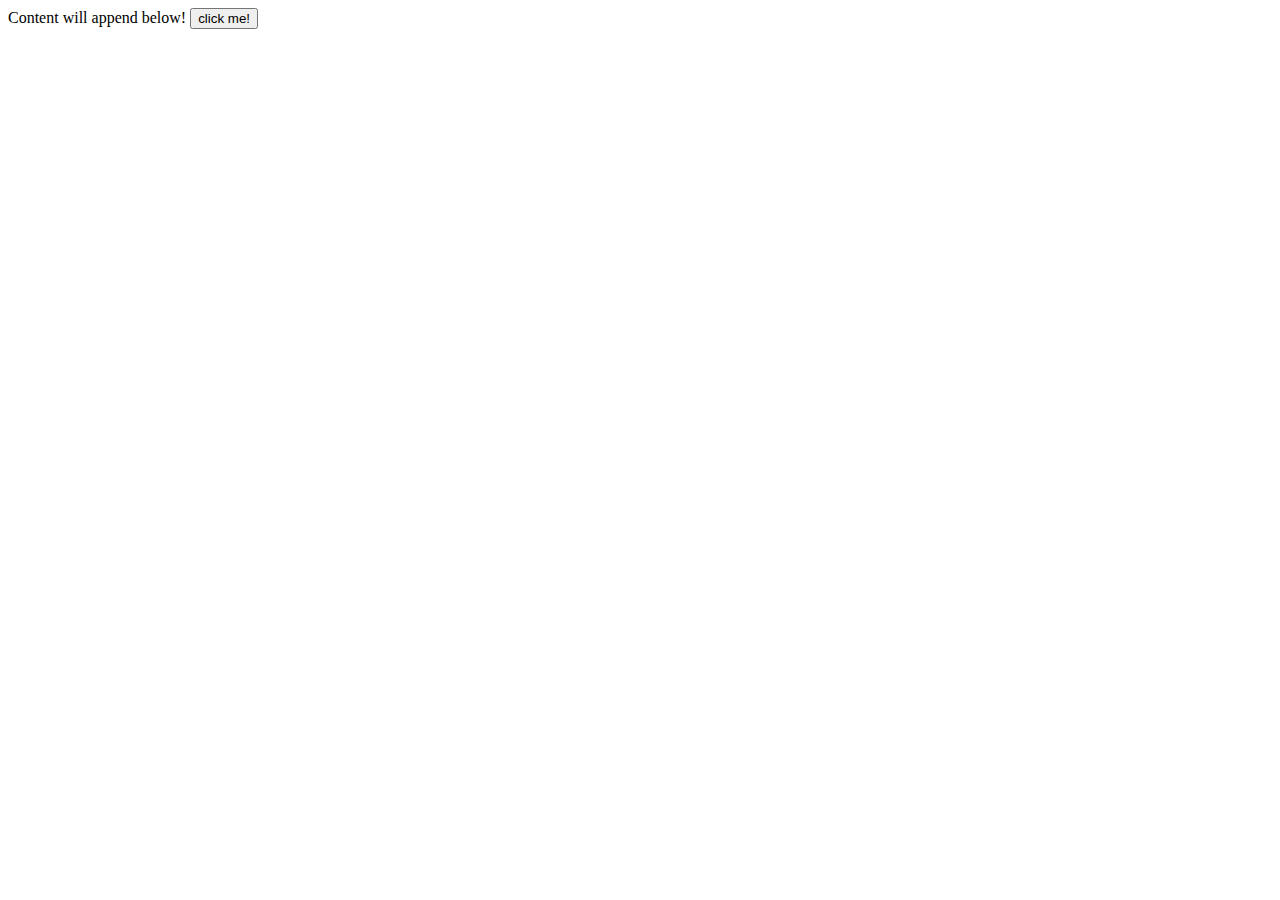
<file: loop in DOM/index.html>
<!DOCTYPE html>
<html lang="en">
<head>
    <meta charset="UTF-8">
    <meta name="viewport" content="width=device-width, initial-scale=1.0">
    <meta http-equiv="X-UA-Compatible" content="ie=edge">
    <title>Document</title>
    <link rel="stylesheet" href="style.css">
</head>
<body>
        <div id="test">
                Content will append below!
                <input type="button" value="click me!" onClick="myFunction();"/>
            </div>
    <script src="main.js"></script>
</body>
</html>
</file>
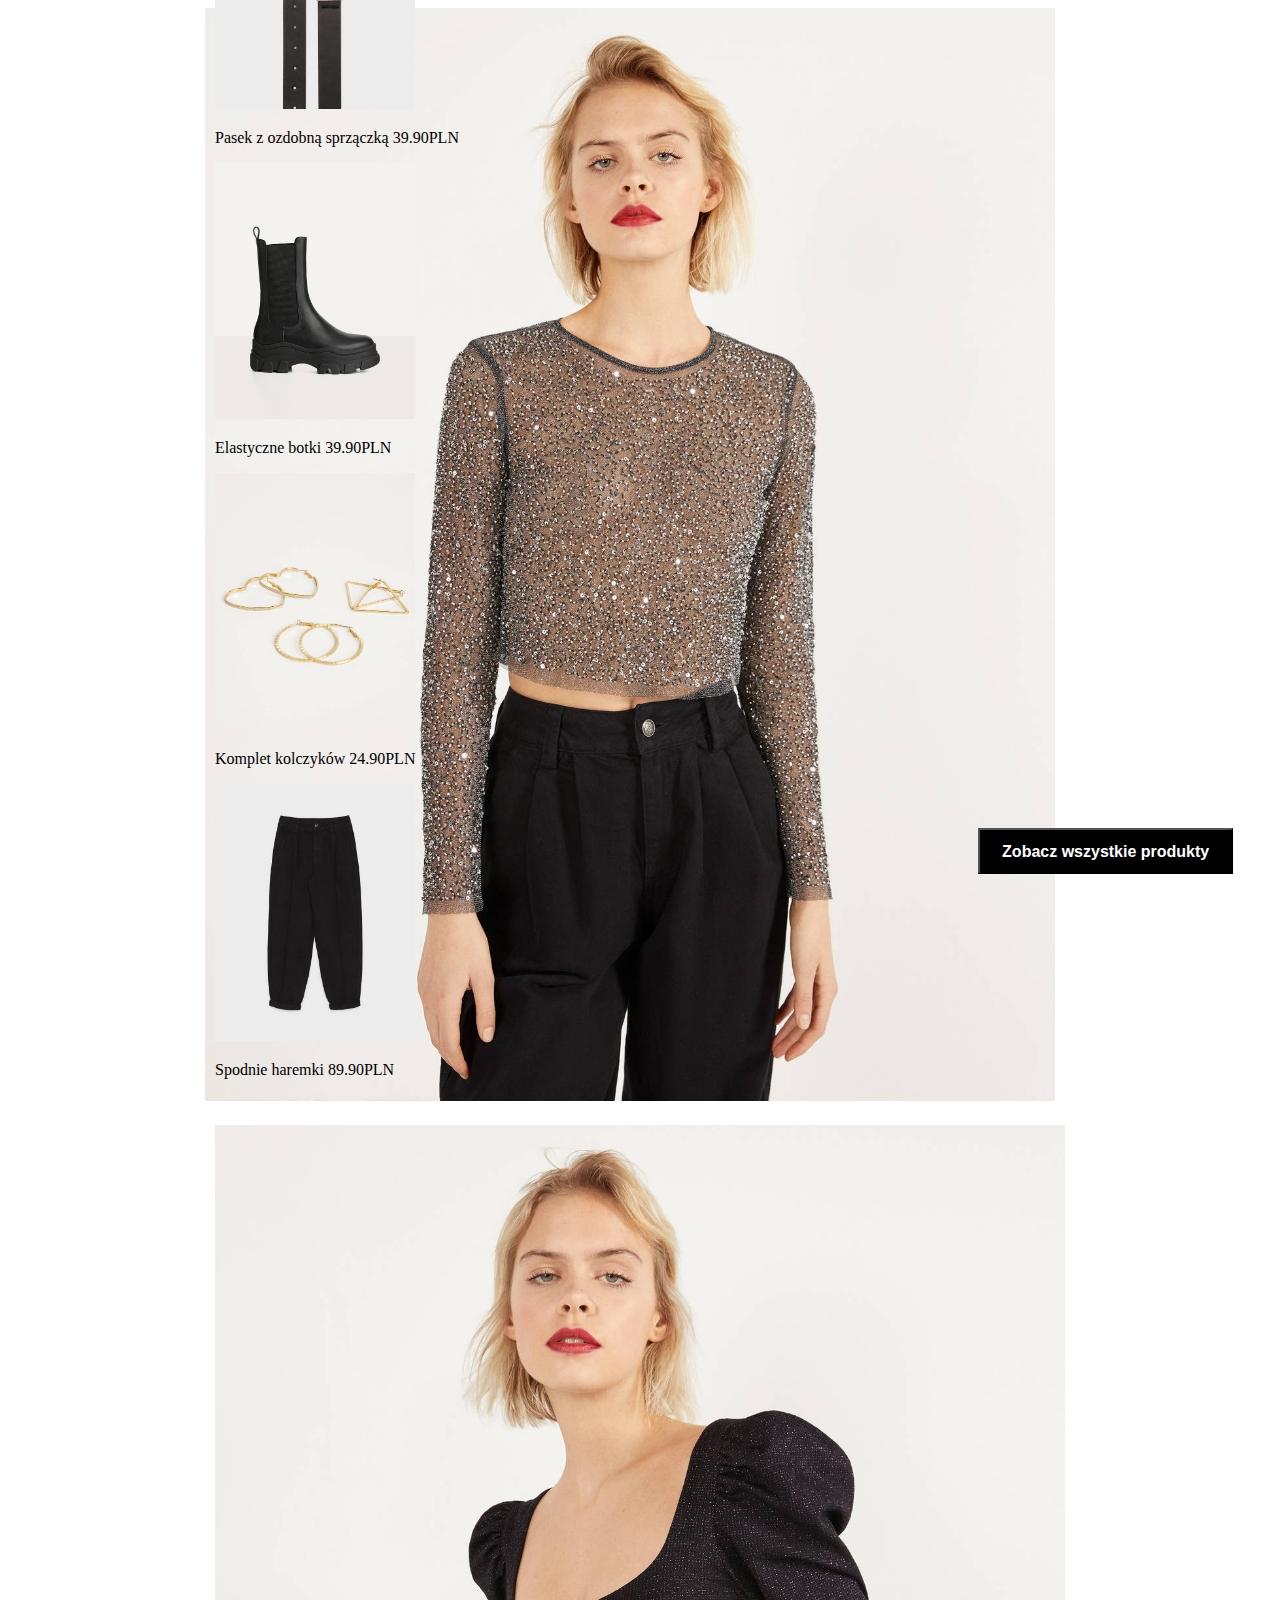
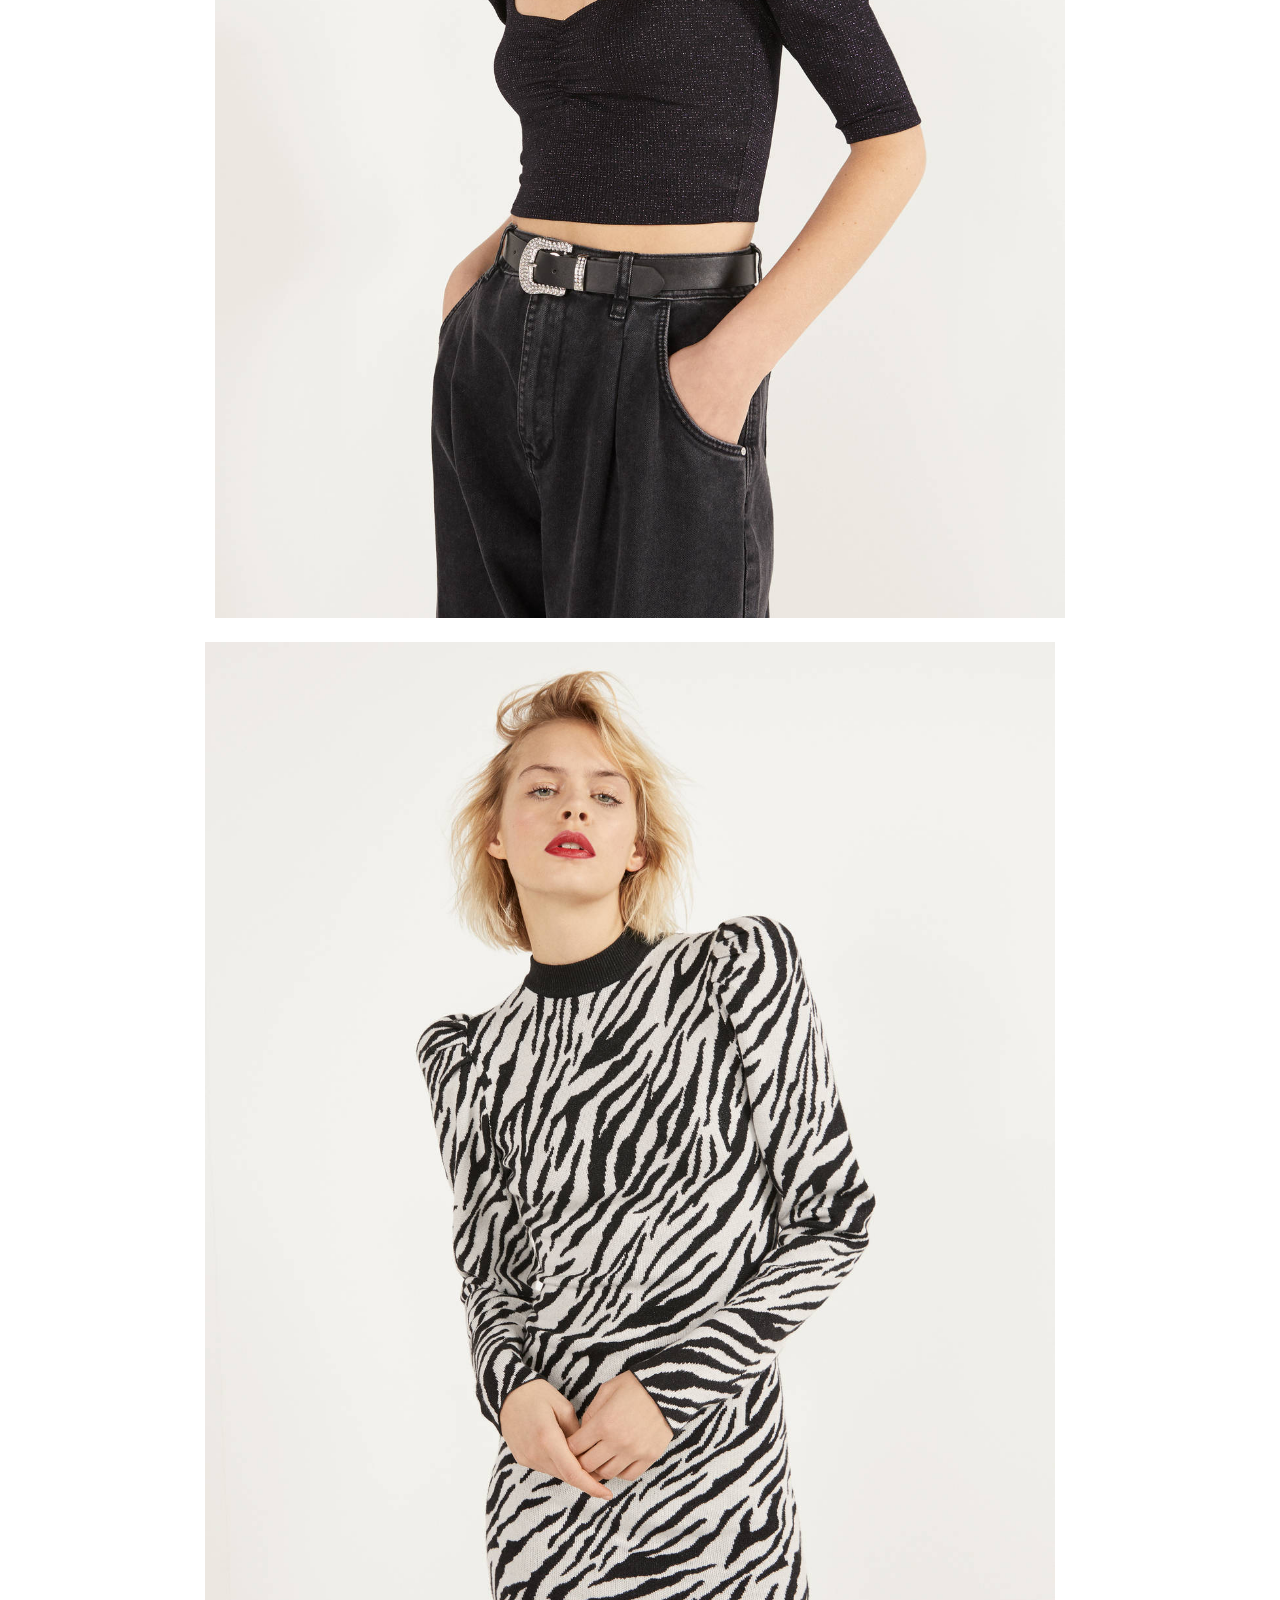
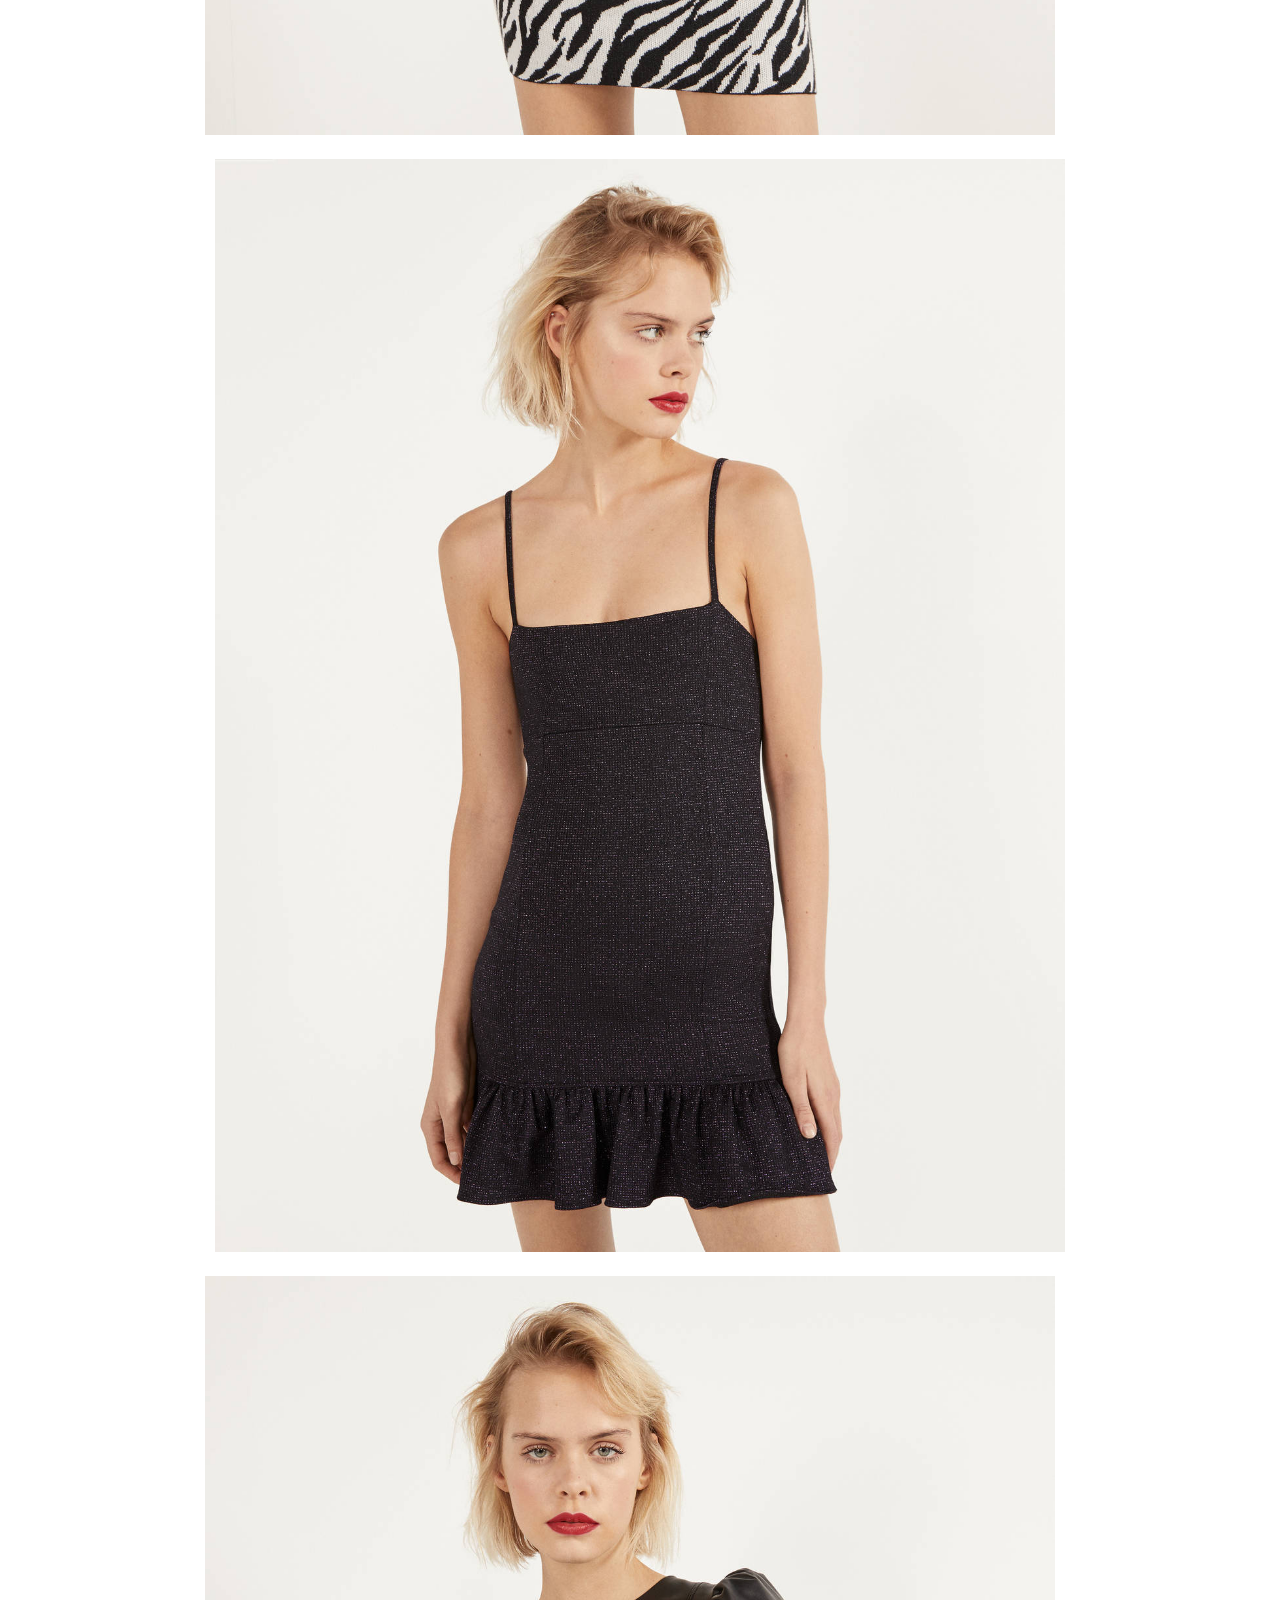
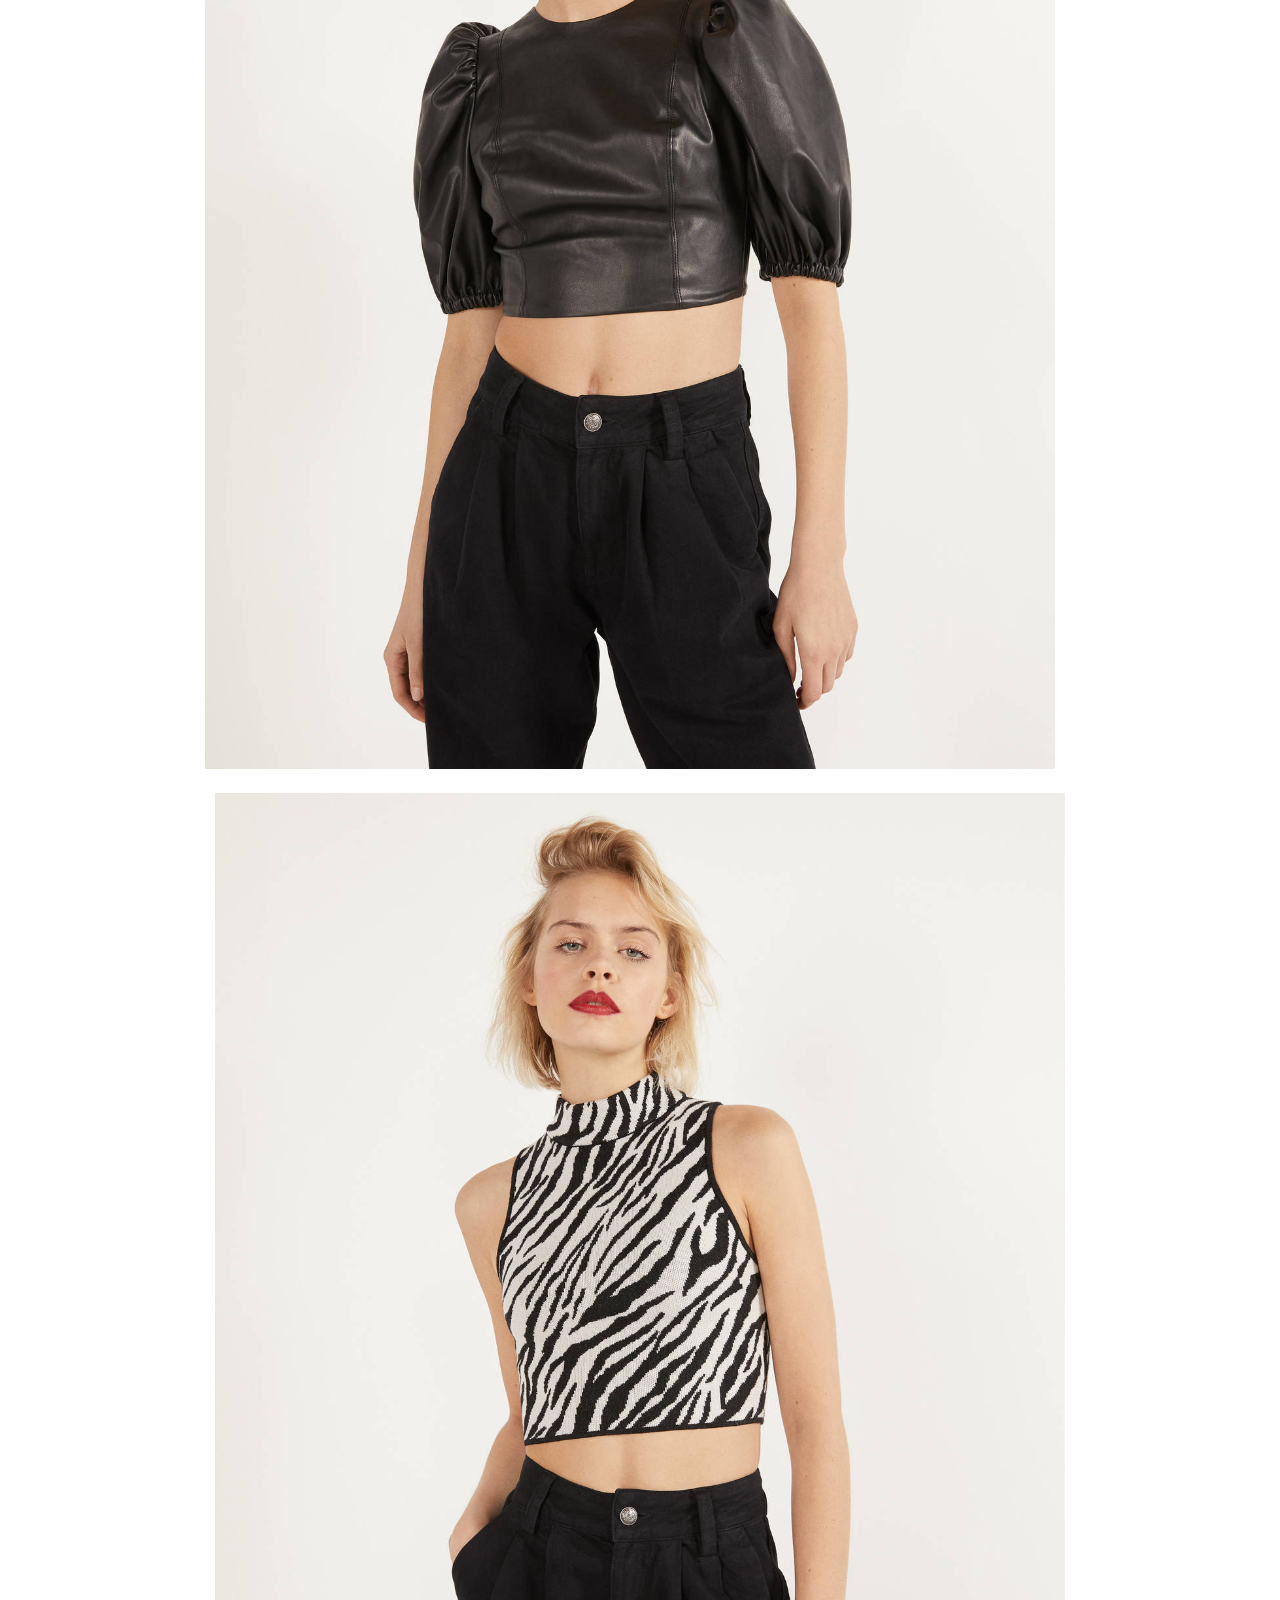
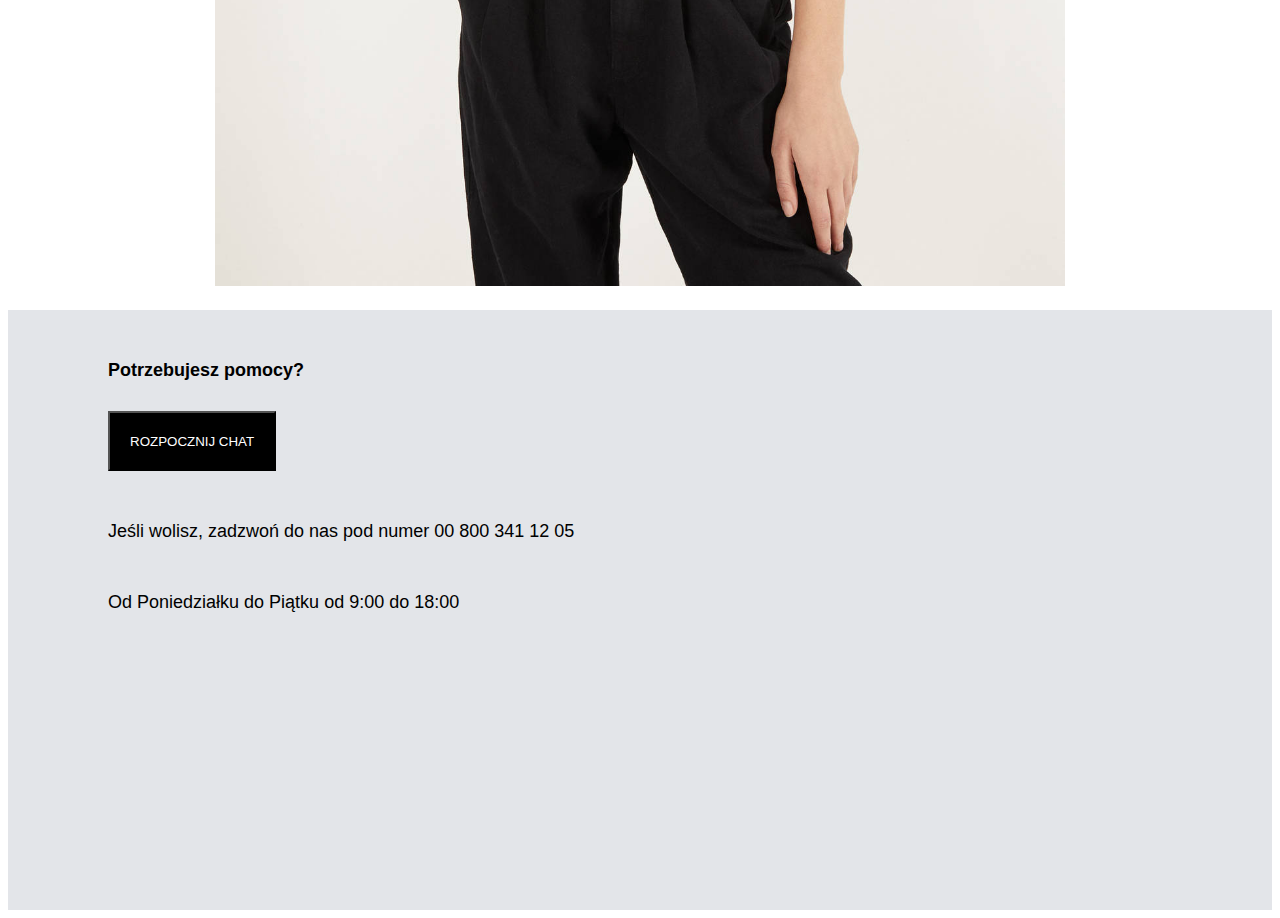
<file: DOM_task/DOM_task.html>
<!DOCTYPE html>
<html lang="en">
  <head>
    <meta charset="UTF-8" />
    <meta name="viewport" content="width=device-width, initial-scale=1.0" />
    <meta http-equiv="X-UA-Compatible" content="ie=edge" />
    <title>Document</title>
    <style>
      .content {
        display: flex;
        flex-wrap: wrap;
        justify-content: center;
      }

      .picture {
        margin-bottom: 20px;
        position: relative;
      }

      

      

      .picture img {
        width: 850px;
      }

      div.packshotImg {
        position: absolute;
        z-index: 1;
        bottom: 10px;
        margin: auto 10px;
      }


      .packshotImg img {
        width: 200px;
      }

      .picture-1,
      .picture-3,
      .picture-5 {
        margin-right: 20px;
      }

      .packshotActive {
        opacity: 0.3;
      }

      footer {
        width: 100vw;
        height: 600px;
        background-color: #e3e5e9;
      }

      footer > div {
        margin: 50px 100px auto 100px;
        font-size: 18px;
        font-family: Arial, Helvetica, sans-serif;
        font-weight: bolder;
      }

      footer > div.text {
        font-weight: initial;
      }

      footer > button {
        margin: 30px 100px auto 100px;
        height: 60px;
        background-color: black;
        color: white;
        padding: 20px;
      }

      .btn-show-products {
        position: fixed;
        top: 92%;
        right: 47px;
        margin: auto;
        width: auto;
        left: auto;
        display: block;
        padding: 1% 1.7% 0.9%;
        font-size: 16px;
        text-align: center;
        -webkit-box-sizing: border-box;
        box-sizing: border-box;
        color: #fff;
        background-color: #000;
        text-decoration: none;
        cursor: pointer;
        font-weight: 700;
        transition: all 0.3s ease;
      }

      .btn-show-products.hidden {
        display: none;
      }
    </style>
  </head>
  <body>
    <div class="content">
      <div class="picture picture-1">
        <img class="pictureSrc" src="img/1.jpg" />
      <div class="packshotImg">
        <div>
          <img class="packshot-1" src="img/7.jpg"/>
        <p>Pasek z ozdobną sprzączką <span class="price">39.90PLN</span></p>
        </div>
        <div>
          <img class="packshot-2" src="img/8.jpg" />
        <p>Elastyczne botki <span class="price">39.90PLN</span</p>
        </div>
        <div>
          <img class="packshot-2" src="img/9.jpg" />
        <p>Komplet kolczyków <span class="price">24.90PLN</span></p>

        </div>
        <div>
          <img class="packshot-2" src="img/10.jpg" />
        <p>Spodnie haremki <span class="price">89.90PLN</span></p>   

        </div>        
        
           
      </div>
      </div>
      <div class="picture picture-2">
        <img class="pictureSrc" src="img/2.jpg" />
      </div>
      <div class="picture picture-3">
        <img class="pictureSrc" src="img/3.jpg" />
      </div>
      <div class="picture picture-4">
        <img class="pictureSrc" src="img/4.jpg" />
      </div>
      <div class="picture picture-5">
        <img class="pictureSrc" src="img/5.jpg" />
      </div>
      <div class="picture picture-6">
        <img class="pictureSrc" src="img/6.jpg" />
      </div>
      <footer>
        <div>Potrzebujesz pomocy?</div>
        <button>ROZPOCZNIJ CHAT</button>
        <div class="text">
          Jeśli wolisz, zadzwoń do nas pod numer 00 800 341 12 05
        </div>
        <div class="text">Od Poniedziałku do Piątku od 9:00 do 18:00</div>
      </footer>
      <button class="btn-show-products">Zobacz wszystkie produkty</button>
    </div>

    <script>      
      let editorialPictures = document.querySelectorAll(".pictureSrc");
      arrayOfImg = [...editorialPictures];
      for (let i = 0; i <= arrayOfImg.length; i++) {
        arrayOfImg[i].addEventListener("mouseover", function() {
          arrayOfImg[i].classList.add("packshotActive");
        });
        arrayOfImg[i].addEventListener("mouseout", function() {
          arrayOfImg[i].classList.remove("packshotActive");
        });
      }

      const minWidth = window.matchMedia("(min-width: 768px)");
        const btnPosition = 100;

        function hideButton() {
            const btnShowProducts = document.querySelector('.btn-show-products')
            if (window.pageYOffset > btnPosition) {
                btnShowProducts.classList.add('hidden')
            } else {
                btnShowProducts.classList.remove('hidden')
            }
        }

        if (minWidth.matches) {
            document.addEventListener('scroll', hideButton)
        }
    </script>
  </body>
</html>
</file>
<file: loop in DOM/style.css>
.cool_0 {
    background: red;
    height: 200px;
    width: 100%;
}
.cool_1 {
    background: yellow;
    height: 200px;
    width: 100%;
}
.cool_2 {
    background: red;
    height: 200px;
    width: 100%;
}
.cool_3 {
    background: yellow;
    height: 200px;
    width: 100%;
}
.cool_4 {
    background: red;
    height: 200px;
    width: 100%;
}
.cool_5 {
    background: yellow;
    height: 200px;
    width: 100%;
}
</file>
